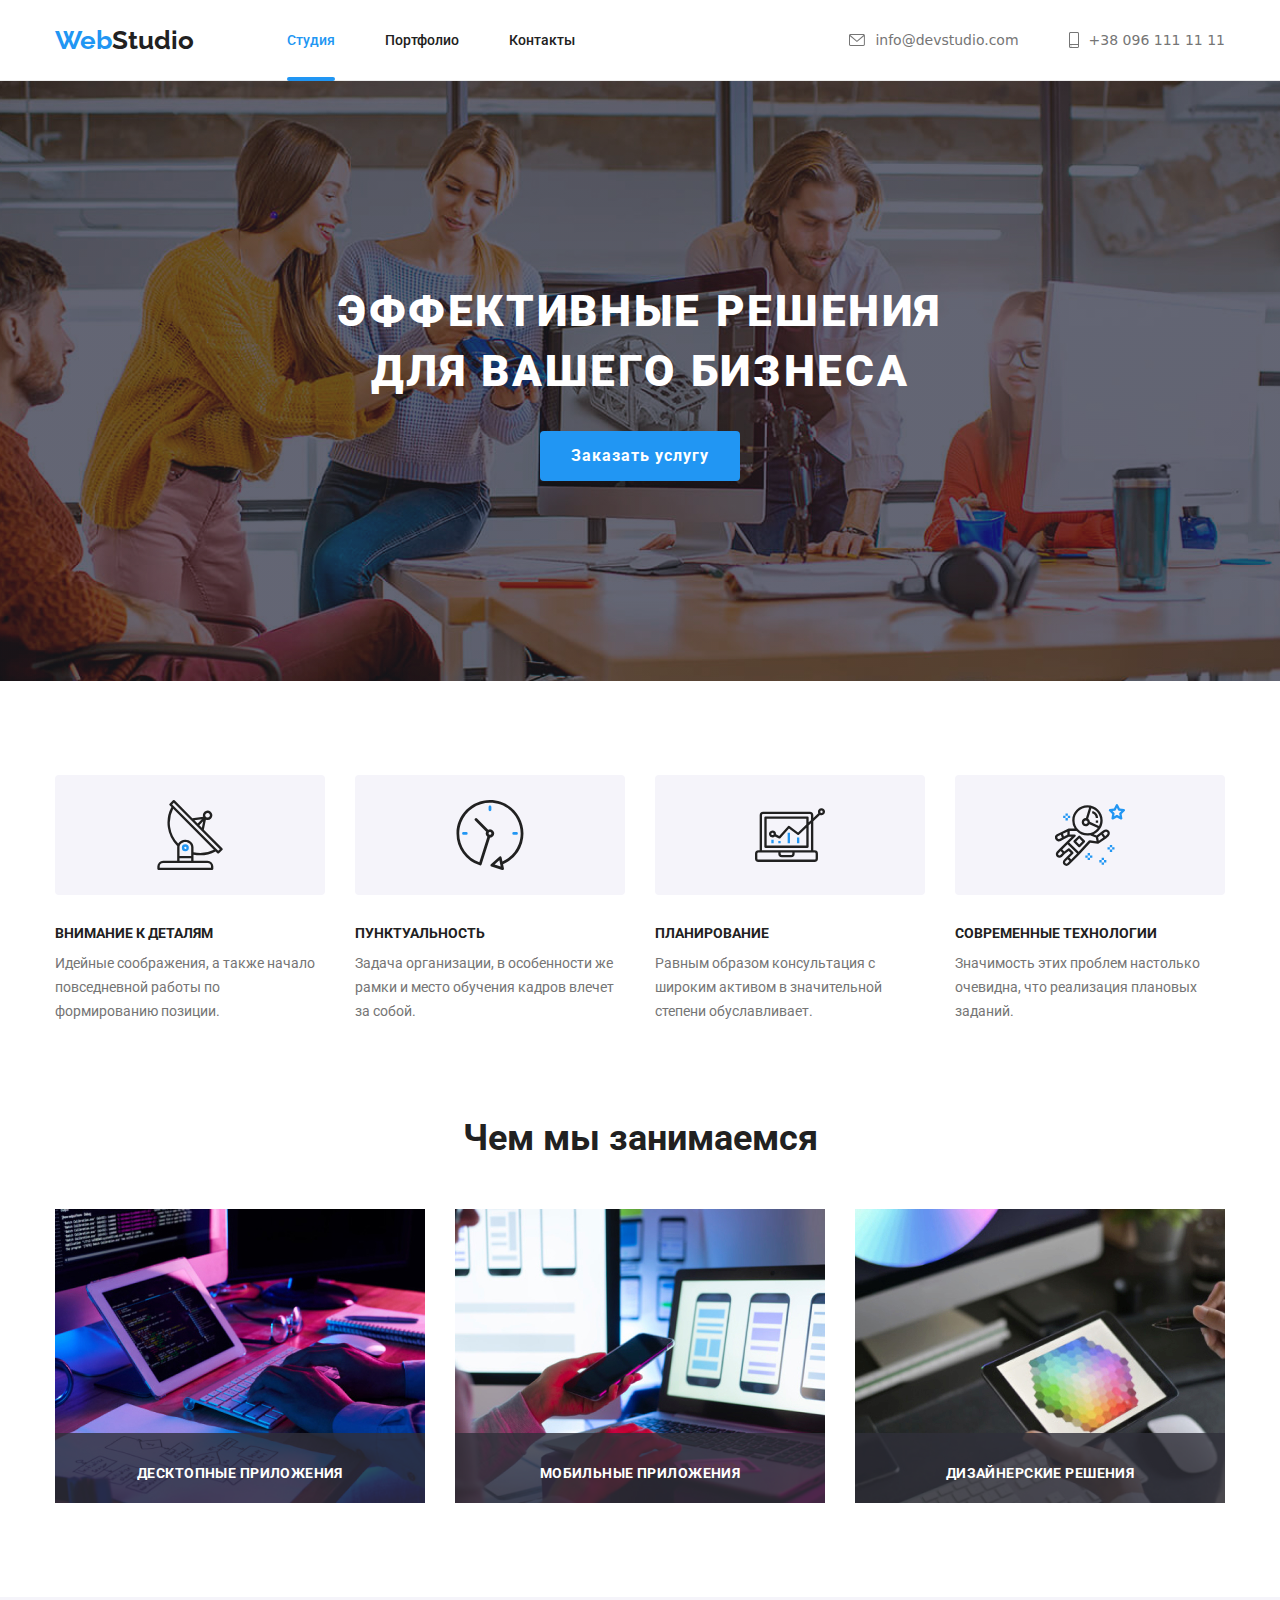
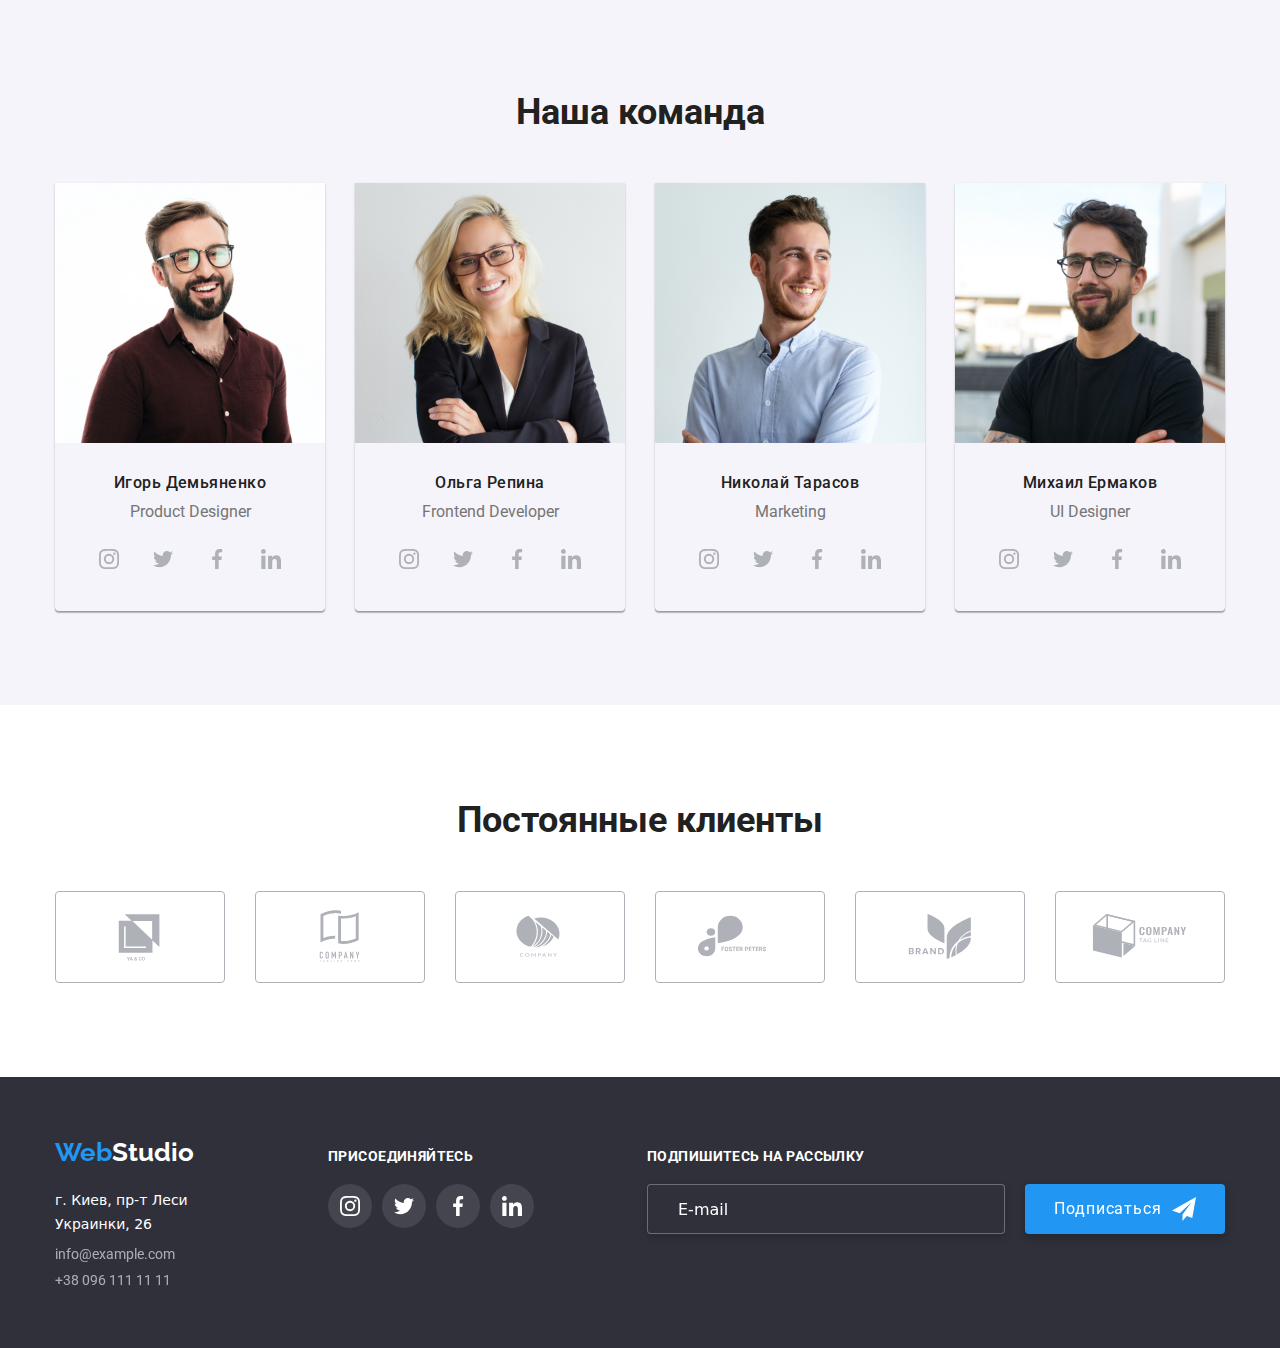
<file: index.html>
<!DOCTYPE html>
<html lang="ru">
<head>
    <meta charset="UTF-8">
    <meta http-equiv="X-UA-Compatible" content="IE=edge">
    <meta name="viewport" content="width=device-width, initial-scale=1.0">
    <link rel="preconnect" href="https://fonts.googleapis.com" />
    <link rel="preconnect" href="https://fonts.gstatic.com" crossorigin />
    <link rel="stylesheet" href="./css/modern-normalize.css" />
    <link href="https://fonts.googleapis.com/css2?family=Raleway:wght@700&family=Roboto:wght@400;500;700;900&display=swap"
        rel="stylesheet" />
    <link rel="stylesheet" href="./css/main.min.css">
    <title>Studio</title>

</head>
<header>
    <div class="header-container">
        <a href="/" class="header-logo">Web<span class="header-logo--black">Studio</span></a>
        <nav class="navigation">
            <ul class="navigation-menu">
                <li>
                    <a class="navigation-menu__item navigation-menu__item--active" href="./index.html">Студия</a>
                </li>
                <li>
                    <a class="navigation-menu__item" href="./portfolio.html">Портфолио</a>
                </li>
                <li><a class="navigation-menu__item navigation-menu__item--last" href="/">Контакты</a></li>
            </ul>
        </nav>
        <ul class="header-address">
            <li class="header-address__item header-address__item--first">
                <a href="mailto:info@devstudio.com" class="header-address__link">
                    <svg class="address-icon__mail">
                        <use href="./images/header-icons.svg#icon-envelope"></use>
                    </svg>info@devstudio.com</a>
            </li>
            <li class="header-address__item">
                <a href="tel:+380961111111" class="header-address__link">
                    <svg class="address-icon__phone">
                        <use href="./images/header-icons.svg#icon-smartphone"></use>
                    </svg>+38 096 111 11 11
                </a>
            </li>
        </ul>
    </div>
</header>
<main>
    <section class="hero-section">
        <div class="hero-section__background">
            <h1 class="hero-section__title">Эффективные решения для вашего бизнеса</h1>
            <button class="order-button data-modal-open" id="data-modal-open">
                Заказать услугу
            </button>
        </div>
        <div class="backdrop-shadow data-modal is-hidden" id="data-modal">
            <div class="modal-window">
                <button class="modal-close-button" id="data-modal-close">
                    <svg class="modal-close-button__icon">
                        <use href="./images/modal-close.svg#close"></use>
                    </svg>
                </button>
                <p class="modal-window__header">
                    Оставьте свои данные, мы вам перезвоним
                </p>
                <form class="modal-window__form">
                    <label for="name" class="modal-window__label modal-window__label--name">Имя
                        <input id="name" type="text" name="name" class="modal-window__input" />
                        <svg class="input-icon">
                            <use href="./images/icons.svg#icon-overname"></use>
                        </svg>
                    </label>
                    <label for="phone" class="modal-window__label modal-window__label--phone">Телефон
                        <input id="phone" type="tel" name="phone" class="modal-window__input" />
                        <svg class="input-icon">
                            <use href="./images/icons.svg#icon-overphone"></use>
                        </svg>
                    </label>
                    <label for="email" class="modal-window__label modal-window__label--email">Почта
                        <input id="email" type="email" name="email" class="modal-window__input" />
                        <svg class="input-icon">
                            <use href="./images/icons.svg#icon-overmail"></use>
                        </svg>
                    </label>
                    <label for="comments" class="modal-window__label">Комментарий
                        <textarea class="modal-window_textarea" id="comments" name="comments" placeholder="Введите текст"></textarea>
                    </label>
                    <label class="user-agreement">
                        <input class="agreement-checkbox" type="checkbox" name="agreement" value="agree" />
                        <p class="checkbox-zone">
                            <svg class="checkbox-svg">
                                <use href="./images/overflov_images.svg#checkbox"></use>
                            </svg>
                        </p> Соглашаюсь с рассылкой и принимаю <a href="#" class="agreement-link">Условия договора</a>
                    </label>
        
                    <button class="modal-window__button" type="submit">Отправить</button>
                </form>
            </div>
        </div>
    </section>
    <section class="qualities-section">
        <div class="qualities-section__container">
            <ul class="qualities-section__list">
                <li class="qualities-section__item">
                    <div class="qualities-section__image">
                        <svg class="qualities-section__svg">
                            <use href="./images/symbol-defs.svg#icon-antenna"></use>
                        </svg>
                    </div>
                    <h3 class="qualities-section__header">Внимание к деталям</h3>
                    <p class="qualities-section__text">
                        Идейные соображения, а также начало повседневной работы по
                        формированию позиции.
                    </p>
                </li>
                <li class="qualities-section__item">
                    <div class="qualities-section__image">
                        <svg class="qualities-section__svg">
                            <use href="./images/symbol-defs.svg#icon-clock"></use>
                        </svg>
                    </div>
                    <h3 class="qualities-section__header">Пунктуальность</h3>
                    <p class="qualities-section__text">
                        Задача организации, в особенности же рамки и место обучения
                        кадров влечет за собой.
                    </p>
                </li>
                <li class="qualities-section__item">
                    <div class="qualities-section__image">
                        <svg class="qualities-section__svg">
                            <use href="./images/symbol-defs.svg#icon-diagram"></use>
                        </svg>
                    </div>
                    <h3 class="qualities-section__header">Планирование</h3>
                    <p class="qualities-section__text">
                        Равным образом консультация с широким активом в значительной
                        степени обуславливает.
                    </p>
                </li>
                <li class="qualities-section__item qualities-section__item--last">
                    <div class="qualities-section__image qualities-section__image--last">
                        <svg class="qualities-section__svg">
                            <use href="./images/symbol-defs.svg#icon-astronaut"></use>
                        </svg>
                    </div>
                    <h3 class="qualities-section__header">Современные технологии</h3>
                    <p class="qualities-section__text">
                        Значимость этих проблем настолько очевидна, что реализация
                        плановых заданий.
                    </p>
                </li>
            </ul>
        </div>
    </section>
    <section class="activities-section">
        <div class="activities-section__container">
            <h2 class="activities-section__header">Чем мы занимаемся</h2>
            <ul class="activities-images">
                <li class="activities-images__item">
                    <img src="./images/img1.jpg" alt="a person typing smth" width="370" height="294" />
                    <div class="activities-images__description">
                        <p class="decription-text">Десктопные приложения</p>
                    </div>
                </li>
                <li class="activities-images__item">
                    <img src="./images/img2.jpg" alt="checking optimisation" width="370" height="294" />
                    <div class="activities-images__description">
                        <p class="decription-text">Мобильные приложения</p>
                    </div>
                </li>
                <li class="activities-images__item activities-images__item--last">
                    <img src="./images/img3.jpg" alt="choosing collor palette" width="370" height="294" />
                    <div class="activities-images__description">
                        <p class="decription-text">Дизайнерские решения</p>
                    </div>
                </li>
            </ul>
        </div>
    </section>
    <section class="team-section">
        <div class="team-section__container">
            <h2 class="team-section__header">Наша команда</h2>
            <ul class="team-section__list">
                <li class="team-members">
                    <img src="./images/igor.jpg" alt="Igor Demianenko" width="270" height="260" />
                    <div class="team-members__info">
                        <h3 class="team-members__names">Игорь Демьяненко</h3>
                        <p class="team-members__position">Product Designer</p>
                        <ul class="team-socials">
                            <li class="team-socials__item">
                                <a class="team-socials__link" href="#">
                                    <svg class="team-socials__icon">
                                        <use href="./images/socials.svg#icon-instagram"></use>
                                    </svg>
                                </a>
                            </li>
                            <li class="team-socials__item">
                                <a class="team-socials__link" href="#">
                                    <svg class="team-socials__icon">
                                        <use href="./images/socials.svg#icon-twitter"></use>
                                    </svg>
                                </a>
                            </li>
                            <li class="team-socials__item">
                                <a class="team-socials__link" href="#">
                                    <svg class="team-socials__icon">
                                        <use href="./images/socials.svg#icon-facebook"></use>
                                    </svg>
                                </a>
                            </li>
                            <li class="team-socials__item team-socials__item--last">
                                <a class="team-socials__link" href="#">
                                    <svg class="team-socials__icon">
                                        <use href="./images/socials.svg#icon-linkedin"></use>
                                    </svg>
                                </a>
                            </li>
                        </ul>
                    </div>
                </li>
                <li class="team-members">
                    <img src="./images/olga.jpg" alt="Olga Repina" width="270" height="260" />
                    <div class="team-members__info">
                        <h3 class="team-members__names">Ольга Репина</h3>
                        <p class="team-members__position">Frontend Developer</p>
                        <ul class="team-socials">
                            <li class="team-socials__item">
                                <a class="team-socials__link" href="#">
                                    <svg class="team-socials__icon">
                                        <use href="./images/socials.svg#icon-instagram"></use>
                                    </svg>
                                </a>
                            </li>
                            <li class="team-socials__item">
                                <a class="team-socials__link" href="#">
                                    <svg class="team-socials__icon">
                                        <use href="./images/socials.svg#icon-twitter"></use>
                                    </svg>
                                </a>
                            </li>
                            <li class="team-socials__item">
                                <a class="team-socials__link" href="#">
                                    <svg class="team-socials__icon">
                                        <use href="./images/socials.svg#icon-facebook"></use>
                                    </svg>
                                </a>
                            </li>
                            <li class="team-socials__item team-socials__item--last">
                                <a class="team-socials__link" href="#">
                                    <svg class="team-socials__icon">
                                        <use href="./images/socials.svg#icon-linkedin"></use>
                                    </svg>
                                </a>
                            </li>
                        </ul>
                    </div>
                </li>
                <li class="team-members">
                    <img src="./images/nikolai.jpg" alt="Nikolai Tarasov" width="270" height="260" />
                    <div class="team-members__info">
                        <h3 class="team-members__names">Николай Тарасов</h3>
                        <p class="team-members__position">Marketing</p>
                        <ul class="team-socials">
                            <li class="team-socials__item">
                                <a class="team-socials__link" href="#">
                                    <svg class="team-socials__icon">
                                        <use href="./images/socials.svg#icon-instagram"></use>
                                    </svg>
                                </a>
                            </li>
                            <li class="team-socials__item">
                                <a class="team-socials__link" href="#">
                                    <svg class="team-socials__icon">
                                        <use href="./images/socials.svg#icon-twitter"></use>
                                    </svg>
                                </a>
                            </li>
                            <li class="team-socials__item">
                                <a class="team-socials__link" href="#">
                                    <svg class="team-socials__icon">
                                        <use href="./images/socials.svg#icon-facebook"></use>
                                    </svg>
                                </a>
                            </li>
                            <li class="team-socials__item team-socials__item--last">
                                <a class="team-socials__link" href="#">
                                    <svg class="team-socials__icon">
                                        <use href="./images/socials.svg#icon-linkedin"></use>
                                    </svg>
                                </a>
                            </li>
                        </ul>
                    </div>
                </li>
                <li class="team-members team-members--last">
                    <img src="./images/misha.jpg" alt="Mikhail Yermakov" width="270" height="260" />
                    <div class="team-members__info">
                        <h3 class="team-members__names">Михаил Ермаков</h3>
                        <p class="team-members__position">UI Designer</p>
                        <ul class="team-socials">
                            <li class="team-socials__item">
                                <a class="team-socials__link" href="#">
                                    <svg class="team-socials__icon">
                                        <use href="./images/socials.svg#icon-instagram"></use>
                                    </svg>
                                </a>
                            </li>
                            <li class="team-socials__item">
                                <a class="team-socials__link" href="#">
                                    <svg class="team-socials__icon">
                                        <use href="./images/socials.svg#icon-twitter"></use>
                                    </svg>
                                </a>
                            </li>
                            <li class="team-socials__item">
                                <a class="team-socials__link" href="#">
                                    <svg class="team-socials__icon">
                                        <use href="./images/socials.svg#icon-facebook"></use>
                                    </svg>
                                </a>
                            </li>
                            <li class="team-socials__item team-socials__item--last">
                                <a class="team-socials__link" href="#">
                                    <svg class="team-socials__icon">
                                        <use href="./images/socials.svg#icon-linkedin"></use>
                                    </svg>
                                </a>
                            </li>
                        </ul>
                    </div>
                </li>
            </ul>
        </div>
    </section>
    <section class="partners-section">
        <div class="partners-section__container">
            <h2 class="partners-section__header">Постоянные клиенты</h2>
            <ul class="partners-section__list">
                <li class="partners-section__item">
                    <a class="partners-section__link" href="#">
                        <svg class="partners-section__logo">
                            <use href="./images/partner-logos.svg#icon-logo"></use>
                        </svg>
                    </a>
                </li>
                <li class="partners-section__item">
                    <a class="partners-section__link" href="#">
                        <svg class="partners-section__logo">
                            <use href="./images/partner-logos.svg#icon-logo1"></use>
                        </svg>
                    </a>
                </li>
                <li class="partners-section__item">
                    <a class="partners-section__link" href="#">
                        <svg class="partners-section__logo">
                            <use href="./images/partner-logos.svg#icon-logo2"></use>
                        </svg>
                    </a>
                </li>
                <li class="partners-section__item">
                    <a class="partners-section__link" href="#">
                        <svg class="partners-section__logo">
                            <use href="./images/partner-logos.svg#icon-logo3"></use>
                        </svg>
                    </a>
                </li>
                <li class="partners-section__item">
                    <a class="partners-section__link" href="#">
                        <svg class="partners-section__logo">
                            <use href="./images/partner-logos.svg#icon-logo4"></use>
                        </svg>
                    </a>
                </li>
                <li class="partners-section__item partners-section__item--last">
                    <a class="partners-section__link" href="#">
                        <svg class="partners-section__logo">
                            <use href="./images/partner-logos.svg#icon-logo5"></use>
                        </svg>
                    </a>
                </li>
            </ul>
        </div>
    </section>
</main>
<footer>
    <div class="footer-container">
        <div>
            <a href="/" class="header-logo">Web<span class="header-logo--white">Studio</span></a>
            <address class="footer-adress">
                <span class="footer-adress__location">г. Киев, пр-т Леси Украинки, 26</span>
                <a href="mailto:info@example.com" class="footer-adress__link">info@example.com</a>
                <a href="tel:+380961111111" class="footer-adress__link">+38 096 111 11 11</a>
            </address>
        </div>
        <div class="promo-section">
            <h3 class="promo-section__text">Присоединяйтесь</h3>
            <ul class="promo-section__socials">
                <li class="promo-section__item">
                    <a class="promo-section__link" href="#">
                        <svg class="promo-section__icon">
                            <use href="./images/socials.svg#icon-instagram"></use>
                        </svg>
                    </a>
                </li>
                <li class="promo-section__item">
                    <a class="promo-section__link" href="#">
                        <svg class="promo-section__icon">
                            <use href="./images/socials.svg#icon-twitter"></use>
                        </svg>
                    </a>
                </li>
                <li class="promo-section__item">
                    <a class="promo-section__link" href="#">
                        <svg class="promo-section__icon">
                            <use href="./images/socials.svg#icon-facebook"></use>
                        </svg>
                    </a>
                </li>
                <li class="promo-section__item promo-section__item--last">
                    <a class="promo-section__link" href="#">
                        <svg class="promo-section__icon">
                            <use href="./images/socials.svg#icon-linkedin"></use>
                        </svg>
                    </a>
                </li>
            </ul>
        </div>

        <form class="subscription-form">
            <div class="subscription-form__section">
                <h3 class="subscription-form__text">Подпишитесь на рассылку</h3>
                <input class="subscription-form__input" type="email" name="email" placeholder="E-mail" />
            </div>
            <button type="submit" class="subscription-form__button">
                Подписаться
                <svg class="subscription-form__icon">
                    <use href="./images/overflov_images.svg#icon-send"></use>
                </svg>
            </button>
        </form>
    </div>
</footer>
<body>
    <script src="./js/modal.js"></script>
</body>
</html>
</file>
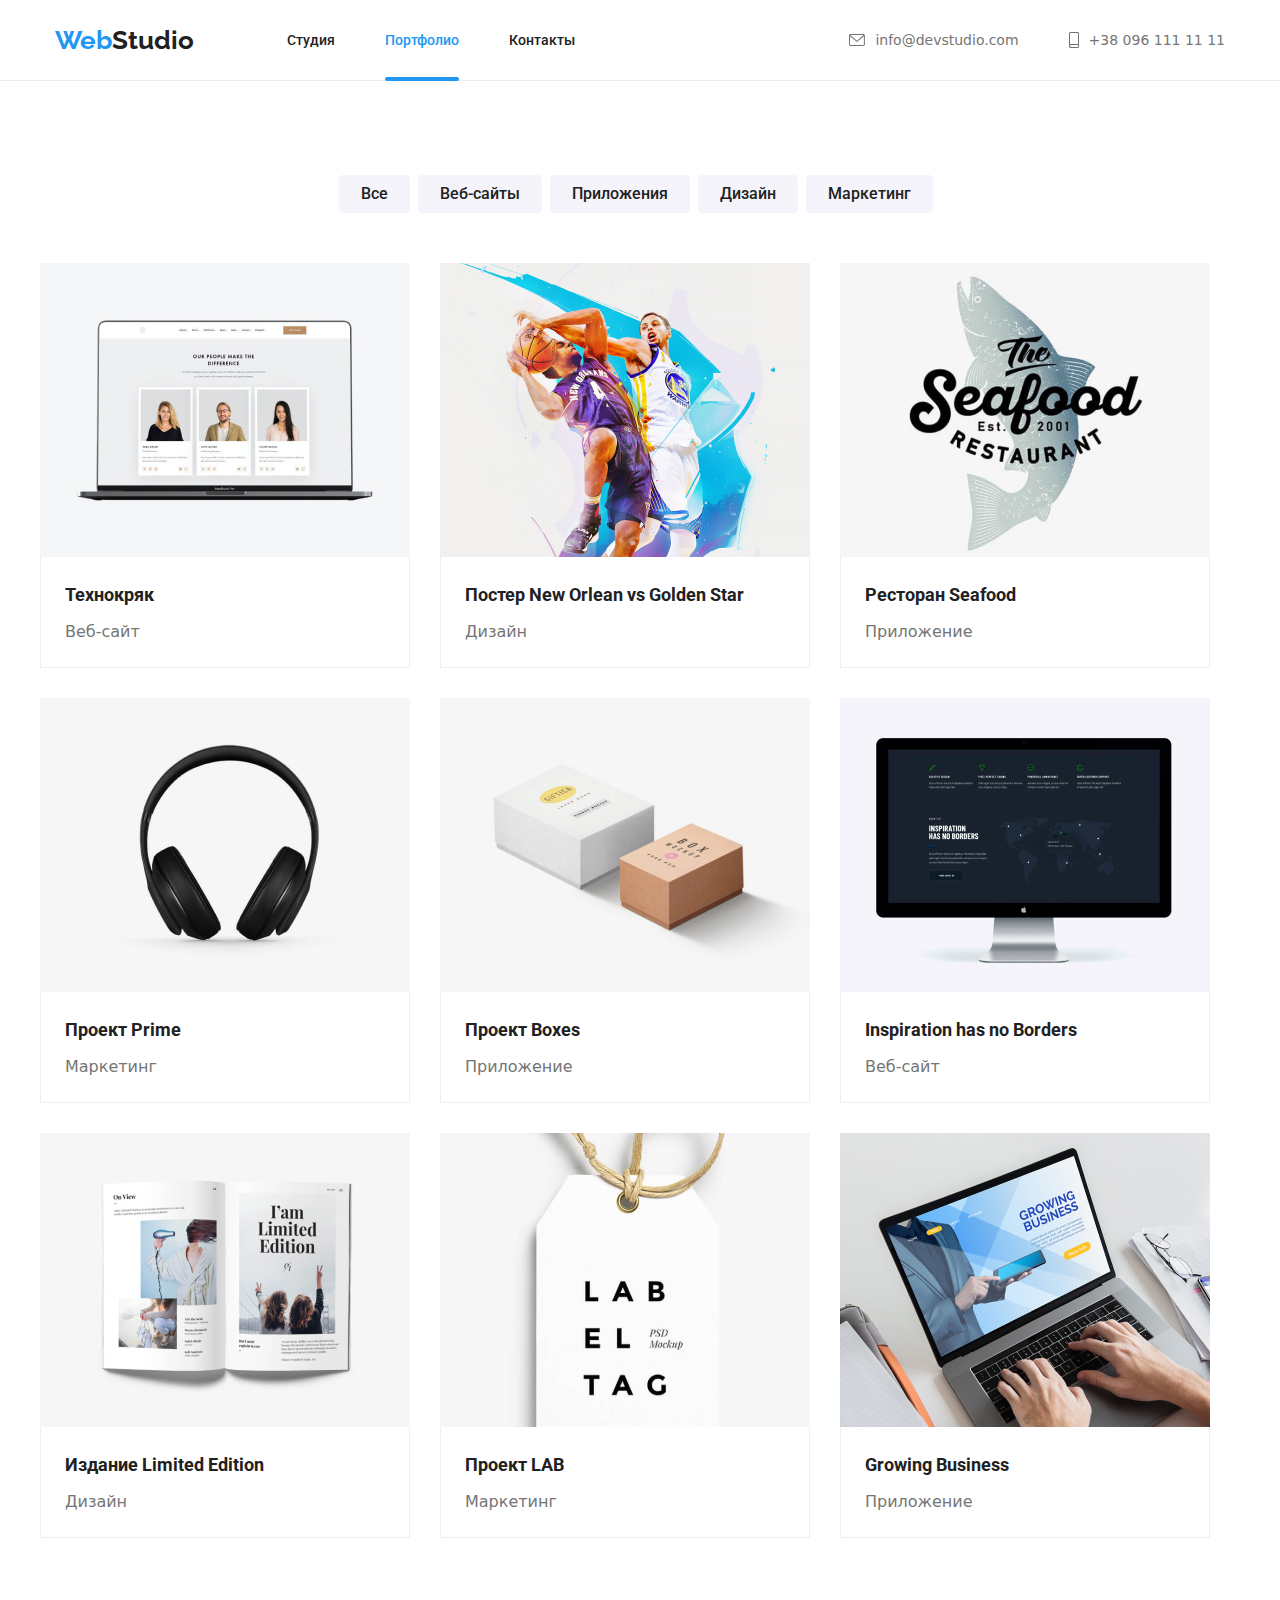
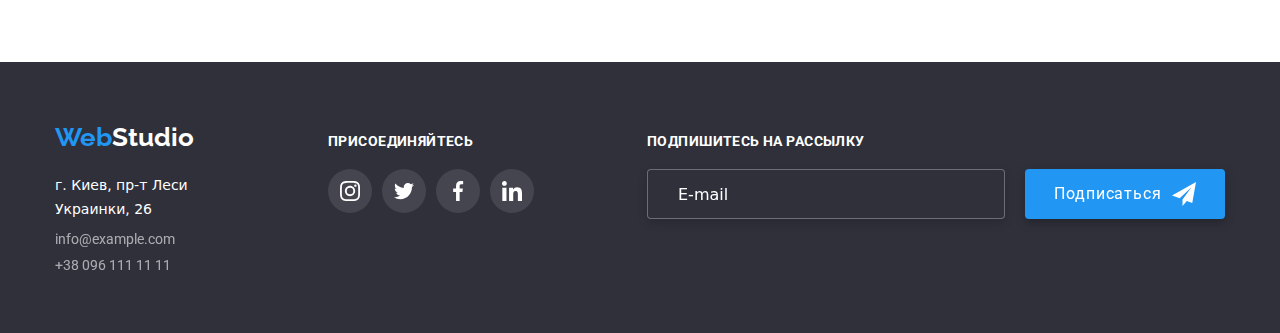
<file: portfolio.html>
<!DOCTYPE html>
<html lang="en">
<head>
    <meta charset="UTF-8">
    <meta http-equiv="X-UA-Compatible" content="IE=edge">
    <meta name="viewport" content="width=device-width, initial-scale=1.0">
    <link rel="preconnect" href="https://fonts.googleapis.com" />
    <link rel="preconnect" href="https://fonts.gstatic.com" crossorigin />
    <link rel="stylesheet" href="./css/modern-normalize.css" />
    <link href="https://fonts.googleapis.com/css2?family=Raleway:wght@700&family=Roboto:wght@400;500;700;900&display=swap"
        rel="stylesheet" />
    <link rel="stylesheet" href="./css/main.min.css">
    <title>Portfolio</title>

</head>
<header>
    <div class="header-container">
        <a href="/" class="header-logo">Web<span class="header-logo--black">Studio</span></a>
        <nav class="navigation">
            <ul class="navigation-menu">
                <li>
                    <a class="navigation-menu__item" href="./index.html">Студия</a>
                </li>
                <li>
                    <a class="navigation-menu__item navigation-menu__item--active" href="./portfolio.html">Портфолио</a>
                </li>
                <li><a class="navigation-menu__item navigation-menu__item--last" href="/">Контакты</a></li>
            </ul>
        </nav>
        <ul class="header-address">
            <li class="header-address__item header-address__item--first">
                <a href="mailto:info@devstudio.com" class="header-address__link">
                    <svg class="address-icon__mail">
                        <use href="./images/header-icons.svg#icon-envelope"></use>
                    </svg>info@devstudio.com</a>
            </li>
            <li class="header-address__item">
                <a href="tel:+380961111111" class="header-address__link">
                    <svg class="address-icon__phone">
                        <use href="./images/header-icons.svg#icon-smartphone"></use>
                    </svg>+38 096 111 11 11
                </a>
            </li>
        </ul>
    </div>
</header>
<main>
    <section class="main-section">
        <div class="main-section__container">
            <ul class="portfolio-buttons">
                <li><button type="button" class="portfolio-buttons__item">Все</button></li>
                <li>
                    <button type="button" class="portfolio-buttons__item">Веб-сайты</button>
                </li>
                <li>
                    <button type="button" class="portfolio-buttons__item">Приложения</button>
                </li>
                <li>
                    <button type="button" class="portfolio-buttons__item">Дизайн</button>
                </li>
                <li>
                    <button type="button" class="portfolio-buttons__item">Маркетинг</button>
                </li>
            </ul>
            <ul class="portfolio-list">
                <li class="portfolio-list__content">
                    <a class="content-overlay" href="#"><img src="./images/website.jpg" alt="website presentation" width="370"
                            height="294" />
                        <div class="overlay">
                            <div class="overlay__info">
                                <p class="overlay__text">
                                    Технокряк это современная площадка распространения коронавируса. Компании
                                    используют эту платформу для цифрового
                                    шпионажа и атак на защищённые сервера конкурентов.
                                </p>
                            </div>
                        </div>
                        <div class="content-description">
                            <h2 class="content-description__header">Технокряк</h2>
                            <p class="content-description__text">Веб-сайт</p>
                        </div>
                    </a>
            
                </li>
                <li class="portfolio-list__content">
                    <a class="content-overlay" href="#"><img src="./images/basketball.jpg" alt="basketball poster" width="370"
                            height="294" />
                        <div class="overlay">
                            <div class="overlay__info">
                                <p class="overlay__text">
                                    Технокряк это современная площадка распространения коронавируса. Компании
                                    используют эту платформу для цифрового
                                    шпионажа и атак на защищённые сервера конкурентов.
                                </p>
                            </div>
                        </div>
                        <div class="content-description">
                            <h2 class="content-description__header">Постер New Orlean vs Golden Star</h2>
                            <p class="content-description__text">Дизайн</p>
                        </div>
                    </a>
                </li>
                <li class="portfolio-list__content">
                    <a class="content-overlay" href="#"><img src="./images/seafood.jpg" alt="restaurant app" width="370"
                            height="294" />
                        <div class="overlay">
                            <div class="overlay__info">
                                <p class="overlay__text">
                                    Технокряк это современная площадка распространения коронавируса. Компании
                                    используют эту платформу для цифрового
                                    шпионажа и атак на защищённые сервера конкурентов.
                                </p>
                            </div>
                        </div>
                        <div class="content-description">
                            <h2 class="content-description__header">Ресторан Seafood</h2>
                            <p class="content-description__text">Приложение</p>
                        </div>
                    </a>
                </li>
                <li class="portfolio-list__content">
                    <a class="content-overlay" href="#"><img src="./images/headphones.jpg" alt="headphones" width="370" height="294" />
                        <div class="overlay">
                            <div class="overlay__info">
                                <p class="overlay__text">
                                    Технокряк это современная площадка распространения коронавируса. Компании
                                    используют эту платформу для цифрового
                                    шпионажа и атак на защищённые сервера конкурентов.
                                </p>
                            </div>
                        </div>
                        <div class="content-description">
                            <h2 class="content-description__header">Проект Prime</h2>
                            <p class="content-description__text">Маркетинг</p>
                        </div>
                    </a>
                </li>
                <li class="portfolio-list__content">
                    <a class="content-overlay" href="#"><img src="./images/boxes.jpg" alt="boxes" width="370" height="294" />
                        <div class="overlay">
                            <div class="overlay__info">
                                <p class="overlay__text">
                                    Технокряк это современная площадка распространения коронавируса. Компании
                                    используют эту платформу для цифрового
                                    шпионажа и атак на защищённые сервера конкурентов.
                                </p>
                            </div>
                        </div>
                        <div class="content-description">
                            <h2 class="content-description__header">Проект Boxes</h2>
                            <p class="content-description__text">Приложение</p>
                        </div>
                    </a>
                </li>
                <li class="portfolio-list__content">
                    <a class="content-overlay" href="#"><img src="./images/desktop-screen.jpg" alt="desktop" width="370"
                            height="294" />
                        <div class="overlay">
                            <div class="overlay__info">
                                <p class="overlay__text">
                                    Технокряк это современная площадка распространения коронавируса. Компании
                                    используют эту платформу для цифрового
                                    шпионажа и атак на защищённые сервера конкурентов.
                                </p>
                            </div>
                        </div>
                        <div class="content-description">
                            <h2 class="content-description__header">Inspiration has no Borders</h2>
                            <p class="content-description__text">Веб-сайт</p>
                        </div>
                    </a>
                </li>
                <li class="portfolio-list__content">
                    <a class="content-overlay" href="#"><img src="./images/book.jpg" alt="book design" width="370" height="294" />
                        <div class="overlay">
                            <div class="overlay__info">
                                <p class="overlay__text">
                                    Технокряк это современная площадка распространения коронавируса. Компании
                                    используют эту платформу для цифрового
                                    шпионажа и атак на защищённые сервера конкурентов.
                                </p>
                            </div>
                        </div>
                        <div class="content-description">
                            <h2 class="content-description__header">Издание Limited Edition</h2>
                            <p class="content-description__text">Дизайн</p>
                        </div>
                    </a>
                </li>
                <li class="portfolio-list__content">
                    <a class="content-overlay" href="#"><img src="./images/tag.jpg" alt="tag" width="370" height="294" />
                        <div class="overlay">
                            <div class="overlay__info">
                                <p class="overlay__text">
                                    Технокряк это современная площадка распространения коронавируса. Компании
                                    используют эту платформу для цифрового
                                    шпионажа и атак на защищённые сервера конкурентов.
                                </p>
                            </div>
                        </div>
                        <div class="content-description">
                            <h2 class="content-description__header">Проект LAB</h2>
                            <p class="content-description__text">Маркетинг</p>
                        </div>
                    </a>
                </li>
                <li class="portfolio-list__content portfolio-list__content--last">
                    <a class="content-overlay" href="#"><img src="./images/laptop.jpg" alt="laptop" width="370" height="294" />
                        <div class="overlay">
                            <div class="overlay__info">
                                <p class="overlay__text">
                                    Технокряк это современная площадка распространения коронавируса. Компании
                                    используют эту платформу для цифрового
                                    шпионажа и атак на защищённые сервера конкурентов.
                                </p>
                            </div>
                        </div>
                        <div class="content-description">
                            <h2 class="content-description__header">Growing Business</h2>
                            <p class="content-description__text">Приложение</p>
                        </div>
                    </a>
                </li>
            </ul>
        </div>
    </section>
</main>
<footer>
    <div class="footer-container">
        <div>
            <a href="/" class="header-logo">Web<span class="header-logo--white">Studio</span></a>
            <address class="footer-adress">
                <span class="footer-adress__location">г. Киев, пр-т Леси Украинки, 26</span>
                <a href="mailto:info@example.com" class="footer-adress__link">info@example.com</a>
                <a href="tel:+380961111111" class="footer-adress__link">+38 096 111 11 11</a>
            </address>
        </div>
        <div class="promo-section">
            <h3 class="promo-section__text">Присоединяйтесь</h3>
            <ul class="promo-section__socials">
                <li class="promo-section__item">
                    <a class="promo-section__link" href="#">
                        <svg class="promo-section__icon">
                            <use href="./images/socials.svg#icon-instagram"></use>
                        </svg>
                    </a>
                </li>
                <li class="promo-section__item">
                    <a class="promo-section__link" href="#">
                        <svg class="promo-section__icon">
                            <use href="./images/socials.svg#icon-twitter"></use>
                        </svg>
                    </a>
                </li>
                <li class="promo-section__item">
                    <a class="promo-section__link" href="#">
                        <svg class="promo-section__icon">
                            <use href="./images/socials.svg#icon-facebook"></use>
                        </svg>
                    </a>
                </li>
                <li class="promo-section__item promo-section__item--last">
                    <a class="promo-section__link" href="#">
                        <svg class="promo-section__icon">
                            <use href="./images/socials.svg#icon-linkedin"></use>
                        </svg>
                    </a>
                </li>
            </ul>
        </div>

        <form class="subscription-form">
            <div class="subscription-form__section">
                <h3 class="subscription-form__text">Подпишитесь на рассылку</h3>
                <input class="subscription-form__input" type="email" name="email" placeholder="E-mail" />
            </div>
            <button type="submit" class="subscription-form__button">
                Подписаться
                <svg class="subscription-form__icon">
                    <use href="./images/overflov_images.svg#icon-send"></use>
                </svg>
            </button>
        </form>
    </div>
</footer>
<body>
    
</body>
</html>
</file>
<file: css/main.min.css>
*,*::before,*::after{-webkit-box-sizing:border-box;box-sizing:border-box}ul{margin:0;padding:0;list-style:none}h1,h2{margin-top:0;margin:0;padding:0}p{margin-top:10px;margin-bottom:0;padding:0}h3{margin:0;padding:0}li{list-style:none;margin:0;padding:0}a{text-decoration:none}img{display:block}header{border-bottom:1px solid #ececec}.header-container{display:-webkit-box;display:-ms-flexbox;display:flex;-webkit-box-align:center;-ms-flex-align:center;align-items:center;max-width:1600px;width:1200px;padding:0 15px;margin-left:auto;margin-right:auto}.header-logo{font-family:Raleway,sans-serif;font-size:26px;font-weight:700;line-height:31px;color:#2196f3}.header-logo--black{color:#212121}.header-logo--white{color:#fff}.navigation{margin-left:93px}.navigation-menu{display:-webkit-box;display:-ms-flexbox;display:flex}.navigation-menu__item{display:block;padding-top:32px;padding-bottom:32px;font-size:14px;font-weight:500;line-height:16px;color:#212121;margin-right:50px;font-family:Roboto,sans-serif;-webkit-transition-timing-function:cubic-bezier(0.4, 0, 0.2, 1);transition-timing-function:cubic-bezier(0.4, 0, 0.2, 1);-webkit-transition-duration:250ms;transition-duration:250ms;-webkit-transition-property:color;transition-property:color}.navigation-menu__item:hover,.navigation-menu__item:focus{color:#2196f3}.navigation-menu__item--last{margin-right:0}.navigation-menu__item--active{color:#2196f3;position:relative;display:inline-block}.navigation-menu__item--active::after{content:"";position:absolute;bottom:0;left:0;width:100%;height:4px;background-color:#2196f3;border-radius:2px;margin-bottom:-1px}.header-address{display:-webkit-box;display:-ms-flexbox;display:flex;margin-left:auto}.header-address__item--first{margin-right:50px}.header-address__link{font-style:normal;font-weight:500;font-size:14px;color:#757575;display:-webkit-box;display:-ms-flexbox;display:flex;-webkit-box-align:center;-ms-flex-align:center;align-items:center;-webkit-transition-timing-function:cubic-bezier(0.4, 0, 0.2, 1);transition-timing-function:cubic-bezier(0.4, 0, 0.2, 1);-webkit-transition-duration:250ms;transition-duration:250ms;-webkit-transition-property:color;transition-property:color}.header-address__link:hover,.header-address__link:focus{color:#2196f3}.address-icon__mail{height:12px;width:16px;margin-right:10px;fill:currentColor}.address-icon__phone{height:16px;width:10px;margin-right:10px;fill:currentColor}.hero-section{max-width:1600px;margin:0 auto;background-color:var(--background-black);padding-top:200px;padding-bottom:200px;background-image:-webkit-gradient(linear, left top, right top, from(rgba(47,48,58,0.4)), to(rgba(47,48,58,0.4))),url(../images/hero-background.jpg);background-image:linear-gradient(to right, rgba(47,48,58,0.4), rgba(47,48,58,0.4)),url(../images/hero-background.jpg);background-repeat:no-repeat;background-size:auto;background-position:center center}.hero-section__background{width:1200px;padding:0 15px;margin-left:auto;margin-right:auto}.hero-section__title{font-weight:900;font-size:44px;color:#ffffff;line-height:60px;text-transform:uppercase;display:-webkit-box;display:-ms-flexbox;display:flex;letter-spacing:0.06em;text-align:center;max-width:696px;margin-left:auto;margin-right:auto;font-family:Roboto,sans-serif}.order-button{background-color:#2196f3;color:#ffffff;line-height:30px;font-weight:700;font-size:16px;cursor:pointer;font-family:Roboto;width:200px;height:50px;display:block;margin-top:30px;letter-spacing:0.06em;border-radius:4px;border:none;margin-left:auto;margin-right:auto;-webkit-transition-timing-function:cubic-bezier(0.4, 0, 0.2, 1);transition-timing-function:cubic-bezier(0.4, 0, 0.2, 1);-webkit-transition-duration:250ms;transition-duration:250ms;-webkit-transition-property:background-color;transition-property:background-color}.order-button:hover,.order-button:focus{background-color:#188ce8}.is-hidden{visibility:hidden;pointer-events:none;opacity:0}.backdrop-shadow{position:fixed;top:0;right:0;bottom:0;left:0;background:#00000033;z-index:100;-webkit-transition-timing-function:cubic-bezier(0.4, 0, 0.2, 1);transition-timing-function:cubic-bezier(0.4, 0, 0.2, 1);-webkit-transition-duration:250ms;transition-duration:250ms;-webkit-transition-property:opacity, visibility;transition-property:opacity, visibility}.modal-window{position:relative;width:528px;margin:10px;padding-bottom:40px;background-color:white;z-index:120;top:50%;left:50%;-webkit-transform:translate(-50%, -50%);transform:translate(-50%, -50%);-webkit-box-shadow:0px 1px 3px rgba(0,0,0,0.12),0px 1px 1px rgba(0,0,0,0.14),0px 2px 1px rgba(0,0,0,0.2);box-shadow:0px 1px 3px rgba(0,0,0,0.12),0px 1px 1px rgba(0,0,0,0.14),0px 2px 1px rgba(0,0,0,0.2);border-radius:4px}.modal-close-button{position:absolute;height:30px;width:30px;border-radius:50%;background:#ffffff;border:1px solid rgba(0,0,0,0.1);-webkit-box-sizing:border-box;box-sizing:border-box;right:8px;top:8px;fill:currentColor;-webkit-transition-timing-function:cubic-bezier(0.4, 0, 0.2, 1);transition-timing-function:cubic-bezier(0.4, 0, 0.2, 1);-webkit-transition-duration:250ms;transition-duration:250ms;-webkit-transition-property:color;transition-property:color}.modal-close-button:hover{color:#2196f3}.modal-close-button__icon{position:absolute;top:5px;left:5px;right:6px;bottom:6px;height:20px;width:20px;fill:currentColor}.modal-window__header{font-weight:bold;font-size:20px;line-height:23px;text-align:center;letter-spacing:0.03em;margin-top:40px;margin-left:40px;margin-bottom:0;display:inline-block;font-family:Roboto,sans-serif}.modal-window__form{display:-webkit-box;display:-ms-flexbox;display:flex;-webkit-box-pack:center;-ms-flex-pack:center;justify-content:center;-webkit-box-align:start;-ms-flex-align:start;align-items:flex-start;-webkit-box-orient:vertical;-webkit-box-direction:normal;-ms-flex-direction:column;flex-direction:column;margin-left:40px;margin-top:12px;margin-right:40px;height:506px}.modal-window__label{position:relative;margin-top:10px;margin-bottom:4px;font-size:12px;line-height:14px;letter-spacing:0.01em;color:#757575}.modal-window__label:hover svg,.modal-window__label:focus-within svg{fill:#2196f3}.modal-window__input{margin-top:4px;height:40px;width:448px;border-radius:4px;border:1px solid rgba(33,33,33,0.2);-webkit-transition-timing-function:cubic-bezier(0.4, 0, 0.2, 1);transition-timing-function:cubic-bezier(0.4, 0, 0.2, 1);-webkit-transition-duration:250ms;transition-duration:250ms;-webkit-transition-property:border;transition-property:border;padding:10px 42px}.modal-window__input:hover,.modal-window__input:focus-within{border:1px solid #2196f3;outline:none}.input-icon{height:12px;width:12px;position:absolute;top:32px;left:15px;-webkit-transition-timing-function:cubic-bezier(0.4, 0, 0.2, 1);transition-timing-function:cubic-bezier(0.4, 0, 0.2, 1);-webkit-transition-duration:250ms;transition-duration:250ms;-webkit-transition-property:fill;transition-property:fill}.modal-window_textarea{width:448px;height:120px;margin-top:4px;border:1px solid rgba(33,33,33,0.2);-webkit-box-sizing:border-box;box-sizing:border-box;border-radius:4px;padding-top:12px;padding-left:16px;-webkit-transition-timing-function:cubic-bezier(0.4, 0, 0.2, 1);transition-timing-function:cubic-bezier(0.4, 0, 0.2, 1);-webkit-transition-duration:250ms;transition-duration:250ms;-webkit-transition-property:border;transition-property:border;margin-bottom:20px}.modal-window_textarea:hover,.modal-window_textarea:focus-within{border:1px solid #2196f3;outline:none}.user-agreement{position:relative;padding-left:7px;margin-left:11px;font-size:14px;line-height:24px;letter-spacing:0.03em;color:#757575;margin-bottom:30px;margin-left:11px}.agreement-checkbox{visibility:hidden}.checkbox-zone{display:inline}.agreement-checkbox:checked ~ p .checkbox-svg{background:#2196f3;border:2px solid #2196f3}.checkbox-svg{position:absolute;top:50%;left:0;-webkit-transform:translateY(-50%);transform:translateY(-50%);width:16px;height:15px;border:2px solid #212121;border-radius:2px}.agreement-link{color:#2196f3;text-decoration:underline}.modal-window__button{display:inline-block;height:50px;width:200px;font-family:Roboto,sans-serif;-ms-flex-item-align:center;-ms-grid-row-align:center;align-self:center;border-radius:4px;color:#fff;background-color:#2196f3;-webkit-box-shadow:0px 1px 3px rgba(0,0,0,0.12),0px 1px 1px rgba(0,0,0,0.14),0px 2px 1px rgba(0,0,0,0.2);box-shadow:0px 1px 3px rgba(0,0,0,0.12),0px 1px 1px rgba(0,0,0,0.14),0px 2px 1px rgba(0,0,0,0.2);border:none;font-size:16px;line-height:30px;-webkit-box-align:center;-ms-flex-align:center;align-items:center;text-align:center;letter-spacing:0.06em;-webkit-transition-timing-function:cubic-bezier(0.4, 0, 0.2, 1);transition-timing-function:cubic-bezier(0.4, 0, 0.2, 1);-webkit-transition-duration:250ms;transition-duration:250ms;-webkit-transition-property:background;transition-property:background;pointer-events:auto}.modal-window__button:hover{background:#188ce8}.qualities-section{padding-top:94px;padding-bottom:94px}.qualities-section__container{width:1200px;padding:0 15px;margin-left:auto;margin-right:auto}.qualities-section__list{display:-webkit-box;display:-ms-flexbox;display:flex}.qualities-section__item{width:270px;margin-right:30px}.qualities-section__item--last{margin-right:0}.qualities-section__image{width:270px;height:120px;background-color:#f5f4fa;border-radius:4px;display:-webkit-box;display:-ms-flexbox;display:flex;-webkit-box-pack:center;-ms-flex-pack:center;justify-content:center;-webkit-box-align:center;-ms-flex-align:center;align-items:center;margin-right:30px;margin-bottom:30px}.qualities-section__image--last{margin-right:0px}.qualities-section__svg{height:70px;width:70px}.qualities-section__header{font-family:Roboto,sans-serif;color:#212121;font-weight:bold;font-size:14px;line-height:16px;text-transform:uppercase}.qualities-section__text{font-family:Roboto,sans-serif;color:#757575;font-size:14px;line-height:24px}.activities-section{padding-top:0;padding-bottom:94px}.activities-section__container{width:1200px;padding:0 15px;margin-left:auto;margin-right:auto}.activities-section__header{color:#212121;font-size:36px;line-height:42px;text-align:center;margin-bottom:50px;font-weight:700;font-family:Roboto,sans-serif}.activities-images{display:-webkit-box;display:-ms-flexbox;display:flex}.activities-images__item{position:relative;width:370px;margin-right:30px}.activities-images__description{position:absolute;color:#fff;font-family:Roboto,sans-serif;font-weight:bold;font-size:14px;line-height:16px;text-align:center;letter-spacing:0.03em;text-transform:uppercase;background:rgba(47,48,58,0.8);bottom:0;left:0;right:0;height:70px;display:-webkit-box;display:-ms-flexbox;display:flex;-webkit-box-pack:center;-ms-flex-pack:center;justify-content:center;-webkit-box-align:center;-ms-flex-align:center;align-items:center}.activities-images__item--last{margin-right:0px}.team-section{background-color:#f5f4fa;padding-top:94px;padding-bottom:94px}.team-section__container{width:1200px;padding:0 15px;margin-left:auto;margin-right:auto}.team-section__header{font-family:Roboto,sans-serif;color:#212121;font-size:36px;line-height:42px;text-align:center;margin-bottom:50px}.team-section__list{display:-webkit-box;display:-ms-flexbox;display:flex}.team-members{margin-right:30px;-webkit-box-shadow:0px 1px 3px rgba(0,0,0,0.12),0px 1px 1px rgba(0,0,0,0.14),0px 2px 1px rgba(0,0,0,0.2);box-shadow:0px 1px 3px rgba(0,0,0,0.12),0px 1px 1px rgba(0,0,0,0.14),0px 2px 1px rgba(0,0,0,0.2);border-radius:0px 0px 4px 4px}.team-members--last{margin-right:0px}.team-members__info{padding-top:30px;padding-bottom:30px}.team-members__names{font-family:Roboto,sans-serif;color:#212121;font-style:normal;font-weight:500;font-size:16px;line-height:19px;text-align:center;letter-spacing:0.03em}.team-members__position{font-family:Roboto,sans-serif;color:#757575;font-size:16px;line-height:19px;text-align:center}.team-socials{display:-webkit-box;display:-ms-flexbox;display:flex;-webkit-box-pack:center;-ms-flex-pack:center;justify-content:center;-webkit-box-align:center;-ms-flex-align:center;align-items:center;margin-top:16px}.team-socials__item{margin-right:10px}.team-socials__item--last{margin-right:0}.team-socials__link{display:-webkit-box;display:-ms-flexbox;display:flex;-webkit-box-pack:center;-ms-flex-pack:center;justify-content:center;-webkit-box-align:center;-ms-flex-align:center;align-items:center;width:44px;height:44px;color:#afb1b8;border-radius:50%;-webkit-transition-timing-function:cubic-bezier(0.4, 0, 0.2, 1);transition-timing-function:cubic-bezier(0.4, 0, 0.2, 1);-webkit-transition-duration:250ms;transition-duration:250ms;-webkit-transition-property:background;transition-property:background}.team-socials__link:hover,.team-socials__link:focus{width:44px;height:44px;border-radius:50%;background-color:#2196f3;color:#fff}.team-socials__icon{height:20px;width:20px;fill:currentColor}.partners-section{padding-top:94px;padding-bottom:94px}.partners-section__container{width:1200px;padding:0 15px;margin-left:auto;margin-right:auto}.partners-section__header{font-family:Roboto,sans-serif;color:#212121;font-size:36px;line-height:42px;text-align:center;margin-bottom:50px}.partners-section__list{display:-webkit-box;display:-ms-flexbox;display:flex;-webkit-box-pack:center;-ms-flex-pack:center;justify-content:center}.partners-section__item{margin-right:30px}.partners-section__item--last{margin-right:0}.partners-section__link{display:-webkit-box;display:-ms-flexbox;display:flex;-webkit-box-pack:center;-ms-flex-pack:center;justify-content:center;-webkit-box-align:center;-ms-flex-align:center;align-items:center;width:170px;height:92px;color:#afb1b8;border:1px solid #afb1b8;-webkit-box-sizing:border-box;box-sizing:border-box;border-radius:4px;-webkit-transition-timing-function:cubic-bezier(0.4, 0, 0.2, 1);transition-timing-function:cubic-bezier(0.4, 0, 0.2, 1);-webkit-transition-duration:250ms;transition-duration:250ms;-webkit-transition-property:color, border;transition-property:color, border}.partners-section__link:hover,.partners-section__link:focus{color:#2196f3;border:1px solid #2196f3}.partners-section__logo{width:106px;height:60px;fill:currentColor}footer{background-color:#2f303a;padding:60px 0}.footer-container{display:-webkit-box;display:-ms-flexbox;display:flex;-webkit-box-align:baseline;-ms-flex-align:baseline;align-items:baseline;width:1200px;padding:0 15px;margin-left:auto;margin-right:auto}.footer-adress{margin-top:20px;display:-webkit-box;display:-ms-flexbox;display:flex;-webkit-box-orient:vertical;-webkit-box-direction:normal;-ms-flex-direction:column;flex-direction:column}.footer-adress__location{font-size:14px;line-height:24px;color:#ffffff;font-style:normal}.footer-adress__link{font-family:Roboto,sans-serif;font-style:normal;font-size:14px;color:#fff;opacity:60%;margin-top:10px}.footer-adress__link:hover,.footer-adress__link:focus{color:#2196f3}.promo-section{margin-left:70px}.promo-section__text{font-family:Roboto,sans-serif;color:#fff;font-weight:bold;font-size:14px;line-height:16px;letter-spacing:0.03em;text-transform:uppercase}.promo-section__socials{display:-webkit-box;display:-ms-flexbox;display:flex;-webkit-box-pack:center;-ms-flex-pack:center;justify-content:center;-webkit-box-align:center;-ms-flex-align:center;align-items:center;margin-top:20px}.promo-section__item{margin-right:10px}.promo-section__item--last{margin-right:0}.promo-section__link{height:44px;width:44px;display:-webkit-box;display:-ms-flexbox;display:flex;-webkit-box-pack:center;-ms-flex-pack:center;justify-content:center;-webkit-box-align:center;-ms-flex-align:center;align-items:center;background-color:rgba(255,255,255,0.1);border-radius:50%;-webkit-transition-timing-function:cubic-bezier(0.4, 0, 0.2, 1);transition-timing-function:cubic-bezier(0.4, 0, 0.2, 1);-webkit-transition-duration:250ms;transition-duration:250ms;-webkit-transition-property:background;transition-property:background}.promo-section__link:hover,.promo-section__link:focus{background:#2196f3}.promo-section__icon{height:20px;width:20px;fill:#fff}.subscription-form{display:-webkit-box;display:-ms-flexbox;display:flex;-webkit-box-pack:center;-ms-flex-pack:center;justify-content:center;-webkit-box-align:center;-ms-flex-align:center;align-items:center}.subscription-form__section{display:-webkit-box;display:-ms-flexbox;display:flex;-webkit-box-orient:vertical;-webkit-box-direction:normal;-ms-flex-direction:column;flex-direction:column;margin-right:20px;margin-left:113px}.subscription-form__section input:hover,.subscription-form__section input:focus-within{border:1px solid #2196f3}.subscription-form__text{font-family:Roboto,sans-serif;color:#fff;font-weight:bold;font-size:14px;line-height:16px;letter-spacing:0.03em;text-transform:uppercase}.subscription-form__input{color:#fff;background-color:#2f303a;border-radius:4px;border:1px solid rgba(255,255,255,0.3);-webkit-box-sizing:border-box;box-sizing:border-box;padding-left:30px;-webkit-filter:drop-shadow(0px 4px 4px rgba(0,0,0,0.15));filter:drop-shadow(0px 4px 4px rgba(0,0,0,0.15));height:50px;width:358px;margin-top:20px;-webkit-transition-timing-function:cubic-bezier(0.4, 0, 0.2, 1);transition-timing-function:cubic-bezier(0.4, 0, 0.2, 1);-webkit-transition-duration:250ms;transition-duration:250ms;-webkit-transition-property:border;transition-property:border;outline:none}.subscription-form__button{font-family:Roboto,sans-serif;height:50px;width:200px;display:-webkit-box;display:-ms-flexbox;display:flex;-webkit-box-align:center;-ms-flex-align:center;align-items:center;margin-top:35px;-webkit-box-pack:center;-ms-flex-pack:center;justify-content:center;font-size:16px;line-height:30px;letter-spacing:0.06em;color:#fff;border-radius:4px;background:#2196f3;border:none;-webkit-filter:drop-shadow(0px 4px 4px rgba(0,0,0,0.25));filter:drop-shadow(0px 4px 4px rgba(0,0,0,0.25))}.subscription-form__icon{height:24px;width:24px;margin-left:10px}input::-webkit-input-placeholder{color:#fff;-webkit-transition-timing-function:cubic-bezier(0.4, 0, 0.2, 1);transition-timing-function:cubic-bezier(0.4, 0, 0.2, 1);-webkit-transition-duration:250ms;transition-duration:250ms;-webkit-transition-property:color;transition-property:color}input:-ms-input-placeholder{color:#fff;transition-timing-function:cubic-bezier(0.4, 0, 0.2, 1);transition-duration:250ms;-webkit-transition-property:color;transition-property:color}input::-ms-input-placeholder{color:#fff;transition-timing-function:cubic-bezier(0.4, 0, 0.2, 1);transition-duration:250ms;-webkit-transition-property:color;transition-property:color}input::placeholder{color:#fff;-webkit-transition-timing-function:cubic-bezier(0.4, 0, 0.2, 1);transition-timing-function:cubic-bezier(0.4, 0, 0.2, 1);-webkit-transition-duration:250ms;transition-duration:250ms;-webkit-transition-property:color;transition-property:color}input:hover::-webkit-input-placeholder{color:#2196f3}input:hover:-ms-input-placeholder{color:#2196f3}input:hover::-ms-input-placeholder{color:#2196f3}input:hover::placeholder{color:#2196f3}.main-section{padding-top:94px;padding-bottom:94px}.main-section__container{width:1230px;padding:0 15px;margin-left:auto;margin-right:auto}.portfolio-buttons{display:-webkit-box;display:-ms-flexbox;display:flex;margin-bottom:50px;-webkit-box-pack:center;-ms-flex-pack:center;justify-content:center}.portfolio-buttons__item{font-family:Roboto,sans-serif;background-color:#f5f4fa;color:#212121;font-weight:500;font-size:16px;line-height:26px;cursor:pointer;border-radius:4px;padding:6px 22px;height:38px;border:none;-webkit-box-flex:1;-ms-flex:auto;flex:auto;margin-right:8px;-webkit-transition-timing-function:cubic-bezier(0.4, 0, 0.2, 1);transition-timing-function:cubic-bezier(0.4, 0, 0.2, 1);-webkit-transition-duration:250ms;transition-duration:250ms;-webkit-transition-property:color, background-color, -webkit-box-shadow;transition-property:color, background-color, -webkit-box-shadow;transition-property:box-shadow, color, background-color;transition-property:box-shadow, color, background-color, -webkit-box-shadow}.portfolio-buttons__item:hover,.portfolio-buttons__item:focus{background-color:#2196f3;color:#ffffff;-webkit-box-shadow:0px 3px 1px rgba(0,0,0,0.1),0px 1px 2px rgba(0,0,0,0.08),0px 2px 2px rgba(0,0,0,0.12);box-shadow:0px 3px 1px rgba(0,0,0,0.1),0px 1px 2px rgba(0,0,0,0.08),0px 2px 2px rgba(0,0,0,0.12)}.portfolio-list{display:-webkit-box;display:-ms-flexbox;display:flex;-ms-flex-wrap:wrap;flex-wrap:wrap}.portfolio-list__content{position:relative;margin-right:30px;margin-bottom:30px}.portfolio-list__content--last{margin-right:0;margin-bottom:0}.content-overlay{display:block;-webkit-transition-timing-function:cubic-bezier(0.4, 0, 0.2, 1);transition-timing-function:cubic-bezier(0.4, 0, 0.2, 1);-webkit-transition-duration:250ms;transition-duration:250ms;-webkit-transition-property:-webkit-box-shadow;transition-property:-webkit-box-shadow;transition-property:box-shadow;transition-property:box-shadow, -webkit-box-shadow}.content-overlay:hover,.content-overlay:focus{-webkit-box-shadow:0px 1px 1px rgba(0,0,0,0.12),0px 4px 4px rgba(0,0,0,0.06),1px 4px 6px rgba(0,0,0,0.16);box-shadow:0px 1px 1px rgba(0,0,0,0.12),0px 4px 4px rgba(0,0,0,0.06),1px 4px 6px rgba(0,0,0,0.16)}.overlay{position:absolute;bottom:0;left:0;right:0;background:rgba(33,150,243,0.9);overflow:hidden;width:100%;height:0;-webkit-transition:height 0.5s ease;transition:height 0.5s ease}.content-overlay:hover .overlay{height:100%}.overlay__info{position:absolute;display:-webkit-box;display:-ms-flexbox;display:flex;-webkit-box-pack:center;-ms-flex-pack:center;justify-content:center;-webkit-box-align:center;-ms-flex-align:center;align-items:center;font-size:18px;line-height:28px;color:#fff;letter-spacing:0.03em;font-family:Roboto,sans-serif;padding:63px 24px;z-index:100}.overlay__text{font-size:18px;line-height:28px;color:#fff;letter-spacing:0.03em;font-family:Roboto,sans-serif}.content-description{border:1px solid #eeeeee;border-top:none;padding:20px 24px;position:relative;background:#fff;z-index:1000}.content-description__header{font-family:Roboto,sans-serif;color:#212121;font-weight:bold;font-size:18px;line-height:36px}.content-description__text{font-size:16px;line-height:30px;color:#757575;margin-top:4px}
/*# sourceMappingURL=main.min.css.map */
</file>
